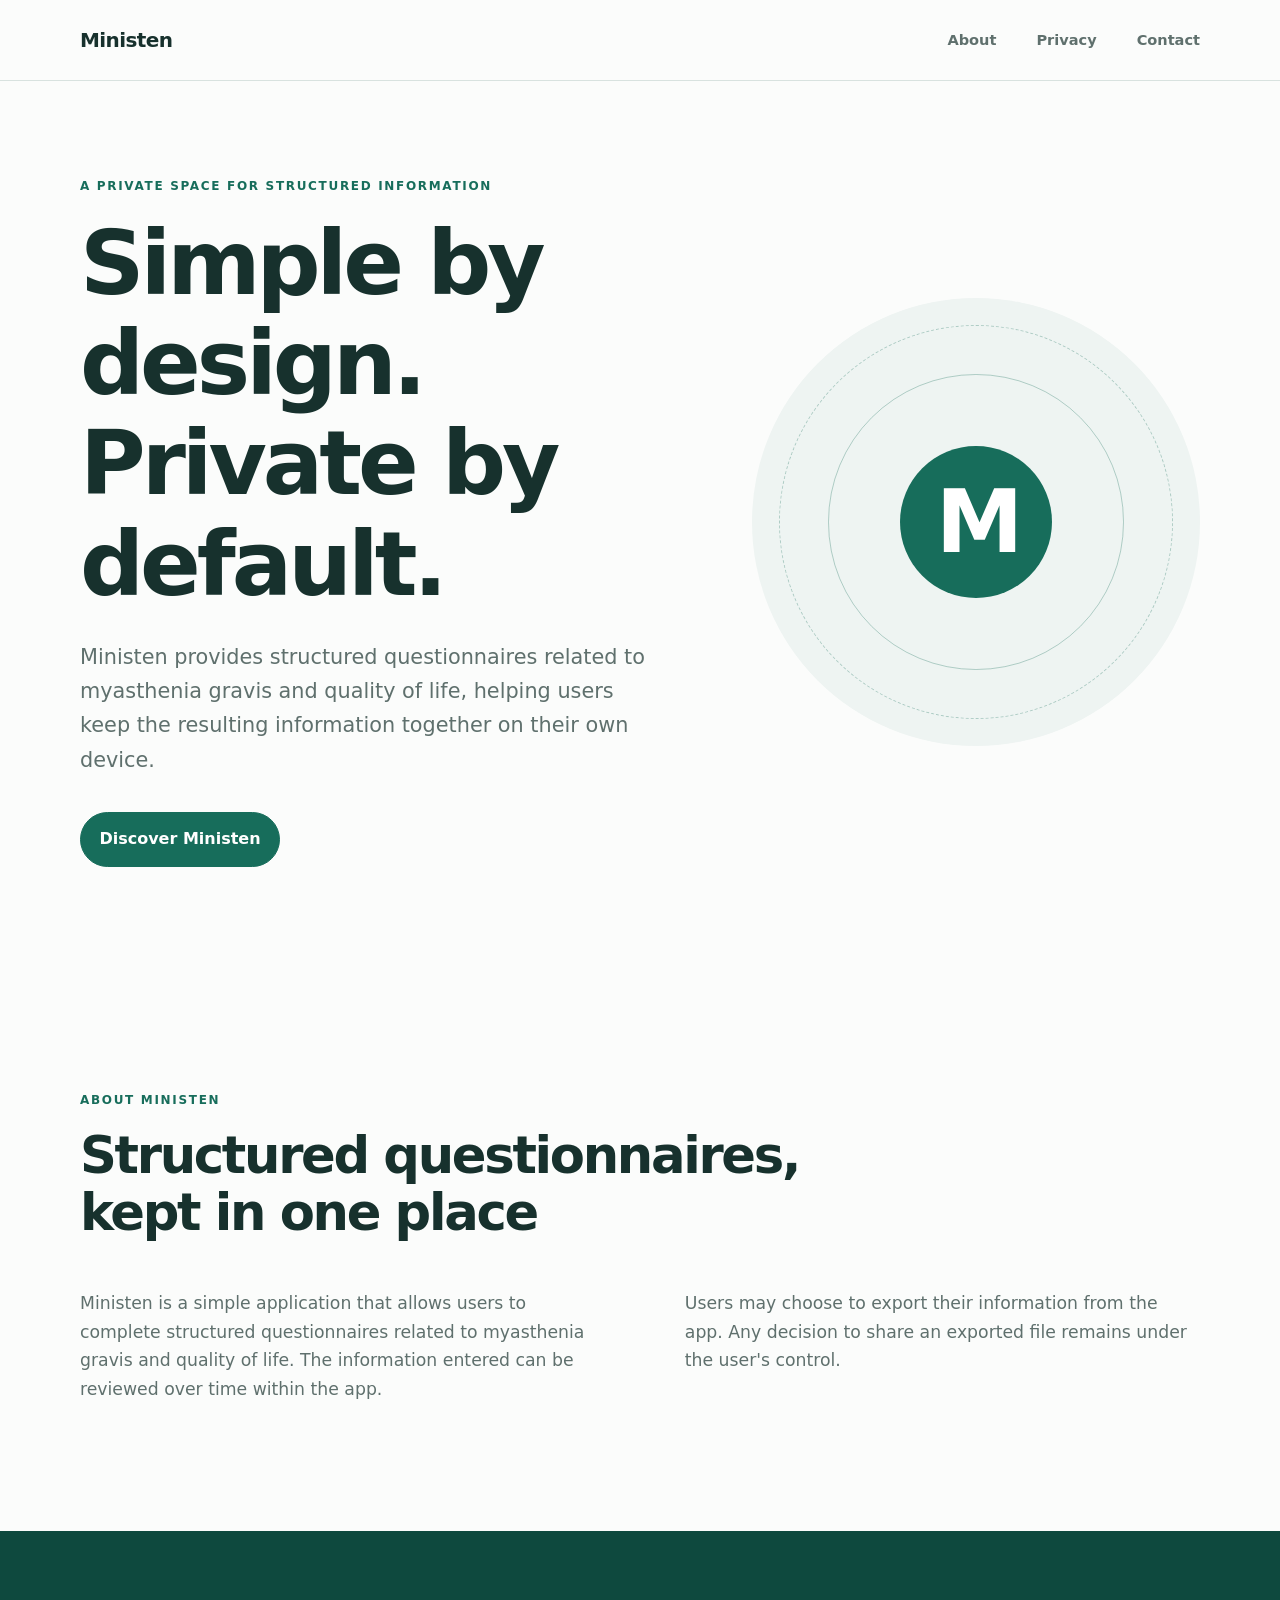
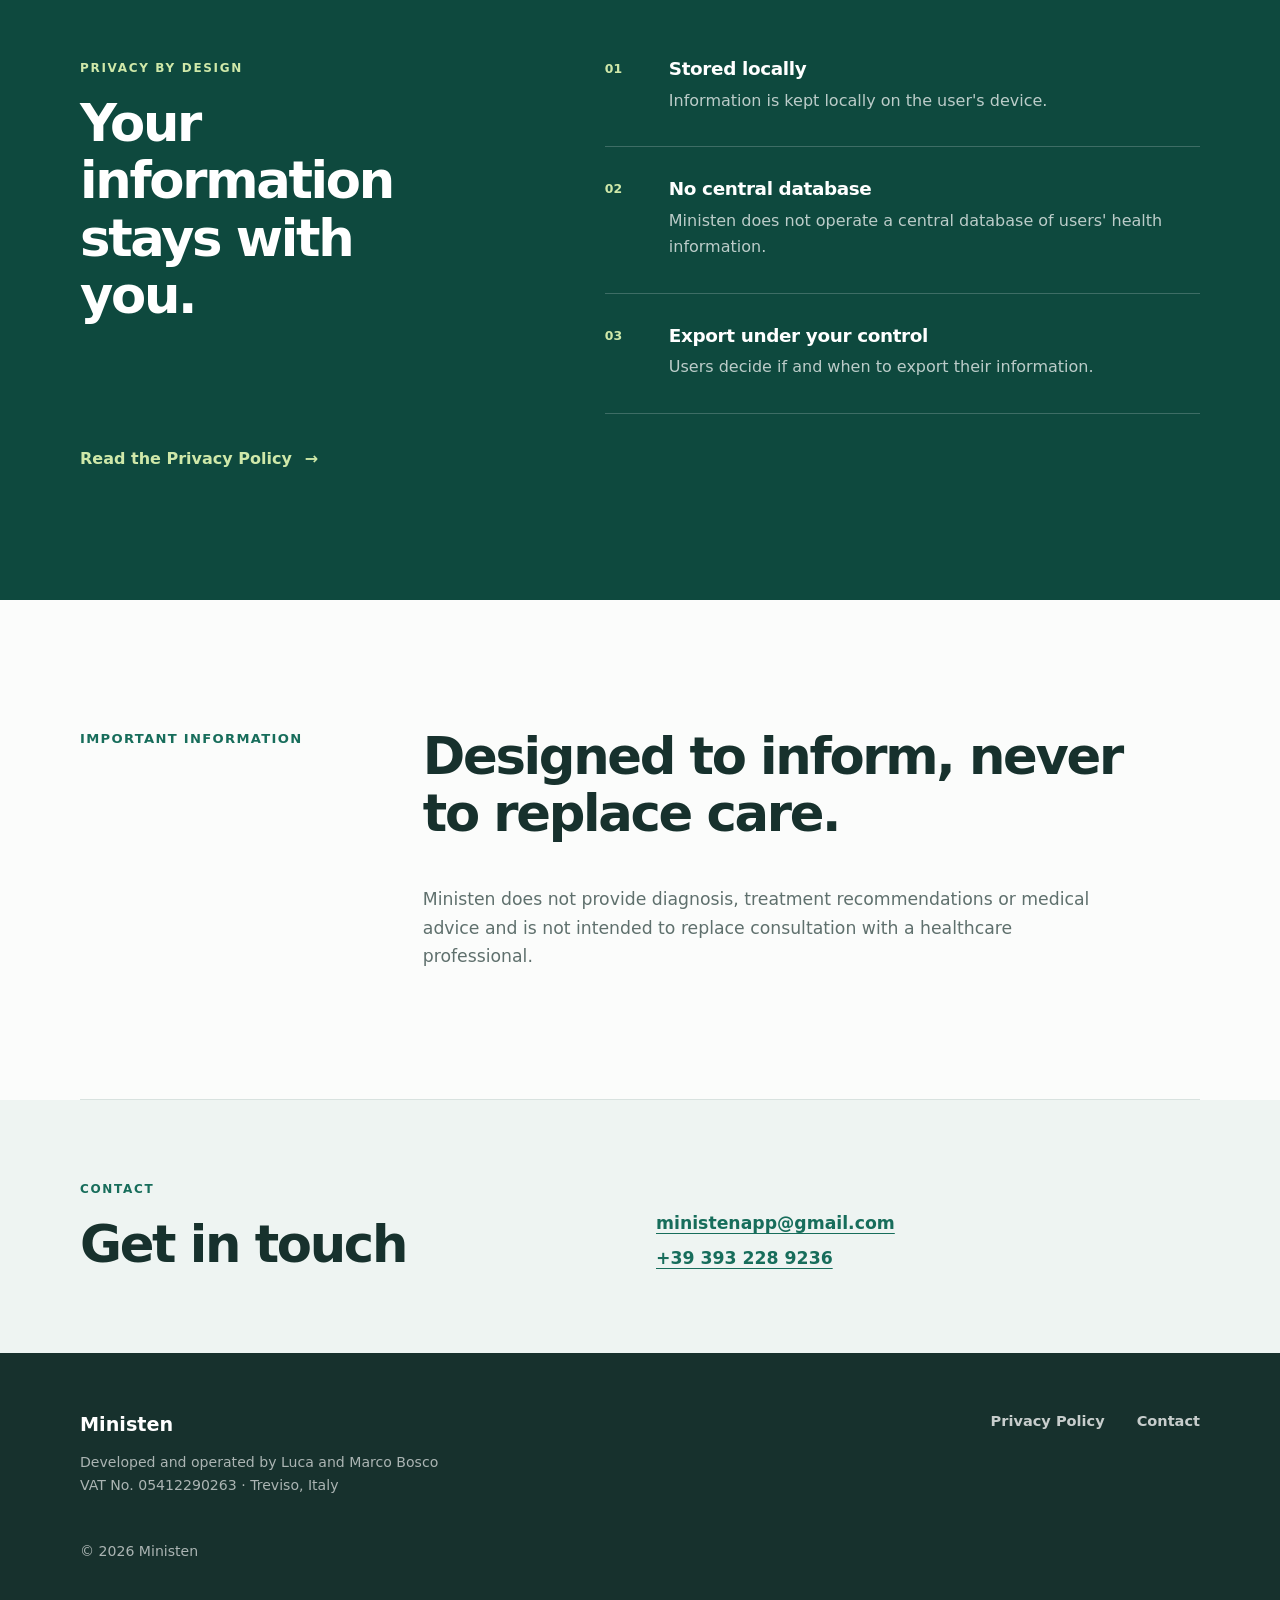
<file: index.html>
<!doctype html>
<html lang="en">
  <head>
    <meta charset="utf-8">
    <meta name="viewport" content="width=device-width, initial-scale=1">
    <meta name="description" content="Ministen provides structured questionnaires related to myasthenia gravis and quality of life, with information kept locally on the user's device.">
    <meta name="theme-color" content="#f5f8f7">
    <title>Ministen</title>
    <link rel="icon" href="assets/favicon.png" type="image/png">
    <link rel="stylesheet" href="style.css">
  </head>
  <body>
    <a class="skip-link" href="#main-content">Skip to content</a>

    <header class="site-header">
      <div class="shell header-inner">
        <a class="wordmark" href="index.html" aria-label="Ministen home">Ministen</a>
        <nav aria-label="Main navigation">
          <a href="#about">About</a>
          <a href="#privacy">Privacy</a>
          <a href="#contact">Contact</a>
        </nav>
      </div>
    </header>

    <main id="main-content">
      <section class="hero shell" aria-labelledby="hero-title">
        <div class="hero-copy">
          <p class="eyebrow">A private space for structured information</p>
          <h1 id="hero-title">Simple by design.<br>Private by default.</h1>
          <p class="hero-intro">Ministen provides structured questionnaires related to myasthenia gravis and quality of life, helping users keep the resulting information together on their own device.</p>
          <a class="button" href="#about">Discover Ministen</a>
        </div>
        <div class="hero-mark" aria-hidden="true">
          <span class="ring ring-one"></span>
          <span class="ring ring-two"></span>
          <span class="core">M</span>
        </div>
      </section>

      <section class="section shell" id="about" aria-labelledby="about-title">
        <div class="section-heading">
          <p class="eyebrow">About Ministen</p>
          <h2 id="about-title">Structured questionnaires, kept in one place</h2>
        </div>
        <div class="two-column body-copy">
          <p>Ministen is a simple application that allows users to complete structured questionnaires related to myasthenia gravis and quality of life. The information entered can be reviewed over time within the app.</p>
          <p>Users may choose to export their information from the app. Any decision to share an exported file remains under the user's control.</p>
        </div>
      </section>

      <section class="privacy-band" id="privacy" aria-labelledby="privacy-title">
        <div class="shell privacy-grid">
          <div>
            <p class="eyebrow eyebrow-light">Privacy by design</p>
            <h2 id="privacy-title">Your information stays with you.</h2>
          </div>
          <div class="privacy-points">
            <article>
              <span aria-hidden="true">01</span>
              <h3>Stored locally</h3>
              <p>Information is kept locally on the user's device.</p>
            </article>
            <article>
              <span aria-hidden="true">02</span>
              <h3>No central database</h3>
              <p>Ministen does not operate a central database of users' health information.</p>
            </article>
            <article>
              <span aria-hidden="true">03</span>
              <h3>Export under your control</h3>
              <p>Users decide if and when to export their information.</p>
            </article>
          </div>
          <a class="text-link light-link" href="privacy.html">Read the Privacy Policy <span aria-hidden="true">→</span></a>
        </div>
      </section>

      <section class="section shell notice" aria-labelledby="notice-title">
        <div class="notice-label">Important information</div>
        <div>
          <h2 id="notice-title">Designed to inform, never to replace care.</h2>
          <p>Ministen does not provide diagnosis, treatment recommendations or medical advice and is not intended to replace consultation with a healthcare professional.</p>
        </div>
      </section>

      <section class="contact-section" id="contact" aria-labelledby="contact-title">
        <div class="shell contact-inner">
          <div>
            <p class="eyebrow">Contact</p>
            <h2 id="contact-title">Get in touch</h2>
          </div>
          <div class="contact-details">
            <a href="mailto:ministenapp@gmail.com">ministenapp@gmail.com</a>
            <a href="tel:+393932289236">+39 393 228 9236</a>
          </div>
        </div>
      </section>
    </main>

    <footer class="site-footer">
      <div class="shell footer-inner">
        <div>
          <strong>Ministen</strong>
          <p>Developed and operated by Luca and Marco Bosco<br>VAT No. 05412290263 · Treviso, Italy</p>
        </div>
        <div class="footer-links">
          <a href="privacy.html">Privacy Policy</a>
          <a href="#contact">Contact</a>
        </div>
        <p class="copyright">© 2026 Ministen</p>
      </div>
    </footer>
  </body>
</html>
</file>
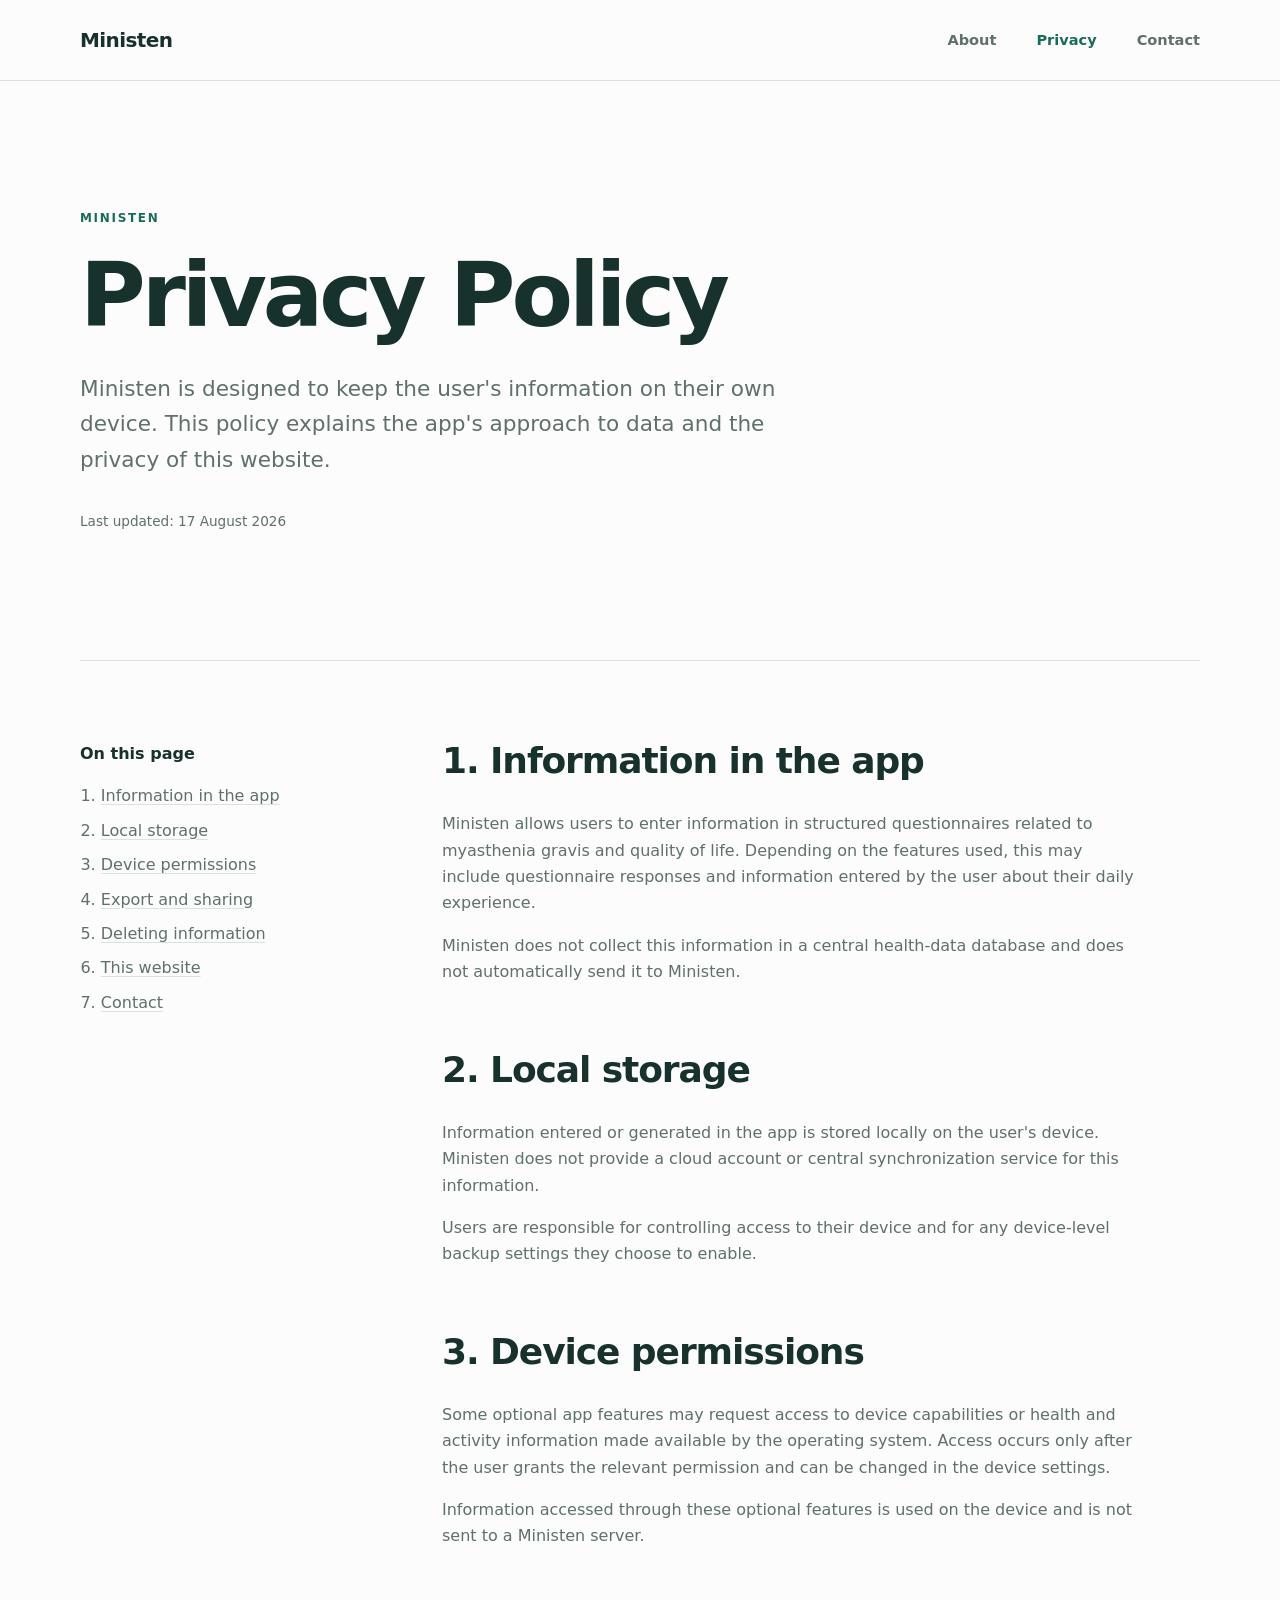
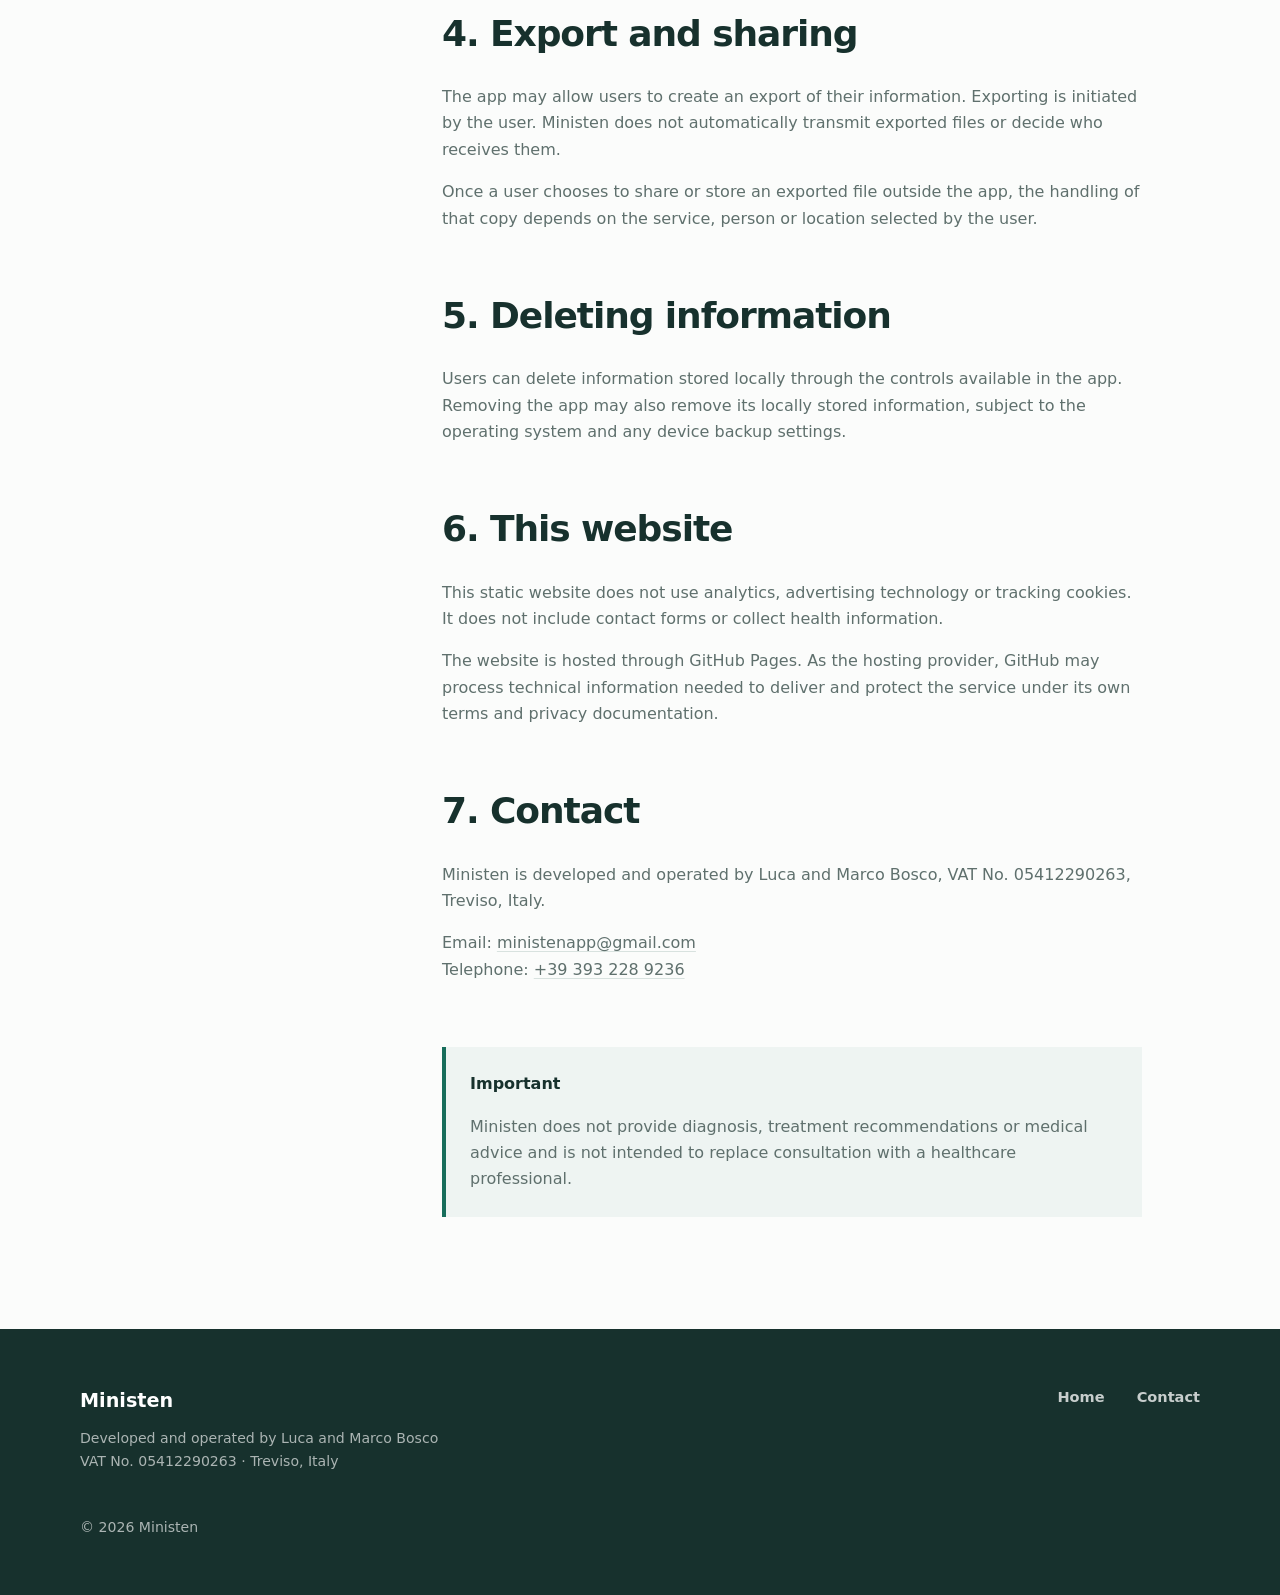
<file: privacy.html>
<!doctype html>
<html lang="en">
  <head>
    <meta charset="utf-8">
    <meta name="viewport" content="width=device-width, initial-scale=1">
    <meta name="description" content="Privacy Policy for the Ministen application and official website.">
    <meta name="theme-color" content="#f5f8f7">
    <title>Privacy Policy — Ministen</title>
    <link rel="icon" href="assets/favicon.png" type="image/png">
    <link rel="stylesheet" href="style.css">
  </head>
  <body>
    <a class="skip-link" href="#main-content">Skip to content</a>

    <header class="site-header">
      <div class="shell header-inner">
        <a class="wordmark" href="index.html" aria-label="Ministen home">Ministen</a>
        <nav aria-label="Main navigation">
          <a href="index.html#about">About</a>
          <a aria-current="page" href="privacy.html">Privacy</a>
          <a href="index.html#contact">Contact</a>
        </nav>
      </div>
    </header>

    <main id="main-content" class="policy-main">
      <header class="policy-hero shell">
        <p class="eyebrow">Ministen</p>
        <h1>Privacy Policy</h1>
        <p class="policy-lead">Ministen is designed to keep the user's information on their own device. This policy explains the app's approach to data and the privacy of this website.</p>
        <p class="updated">Last updated: 17 August 2026</p>
      </header>

      <div class="shell policy-layout">
        <aside aria-label="Privacy Policy contents">
          <p>On this page</p>
          <ol>
            <li><a href="#app-data">Information in the app</a></li>
            <li><a href="#storage">Local storage</a></li>
            <li><a href="#permissions">Device permissions</a></li>
            <li><a href="#export">Export and sharing</a></li>
            <li><a href="#deletion">Deleting information</a></li>
            <li><a href="#website">This website</a></li>
            <li><a href="#contact-policy">Contact</a></li>
          </ol>
        </aside>

        <article class="policy-copy">
          <section id="app-data">
            <h2>1. Information in the app</h2>
            <p>Ministen allows users to enter information in structured questionnaires related to myasthenia gravis and quality of life. Depending on the features used, this may include questionnaire responses and information entered by the user about their daily experience.</p>
            <p>Ministen does not collect this information in a central health-data database and does not automatically send it to Ministen.</p>
          </section>

          <section id="storage">
            <h2>2. Local storage</h2>
            <p>Information entered or generated in the app is stored locally on the user's device. Ministen does not provide a cloud account or central synchronization service for this information.</p>
            <p>Users are responsible for controlling access to their device and for any device-level backup settings they choose to enable.</p>
          </section>

          <section id="permissions">
            <h2>3. Device permissions</h2>
            <p>Some optional app features may request access to device capabilities or health and activity information made available by the operating system. Access occurs only after the user grants the relevant permission and can be changed in the device settings.</p>
            <p>Information accessed through these optional features is used on the device and is not sent to a Ministen server.</p>
          </section>

          <section id="export">
            <h2>4. Export and sharing</h2>
            <p>The app may allow users to create an export of their information. Exporting is initiated by the user. Ministen does not automatically transmit exported files or decide who receives them.</p>
            <p>Once a user chooses to share or store an exported file outside the app, the handling of that copy depends on the service, person or location selected by the user.</p>
          </section>

          <section id="deletion">
            <h2>5. Deleting information</h2>
            <p>Users can delete information stored locally through the controls available in the app. Removing the app may also remove its locally stored information, subject to the operating system and any device backup settings.</p>
          </section>

          <section id="website">
            <h2>6. This website</h2>
            <p>This static website does not use analytics, advertising technology or tracking cookies. It does not include contact forms or collect health information.</p>
            <p>The website is hosted through GitHub Pages. As the hosting provider, GitHub may process technical information needed to deliver and protect the service under its own terms and privacy documentation.</p>
          </section>

          <section id="contact-policy">
            <h2>7. Contact</h2>
            <p>Ministen is developed and operated by Luca and Marco Bosco, VAT No. 05412290263, Treviso, Italy.</p>
            <p>Email: <a href="mailto:ministenapp@gmail.com">ministenapp@gmail.com</a><br>Telephone: <a href="tel:+393932289236">+39 393 228 9236</a></p>
          </section>

          <div class="policy-note">
            <strong>Important</strong>
            <p>Ministen does not provide diagnosis, treatment recommendations or medical advice and is not intended to replace consultation with a healthcare professional.</p>
          </div>
        </article>
      </div>
    </main>

    <footer class="site-footer">
      <div class="shell footer-inner">
        <div>
          <strong>Ministen</strong>
          <p>Developed and operated by Luca and Marco Bosco<br>VAT No. 05412290263 · Treviso, Italy</p>
        </div>
        <div class="footer-links">
          <a href="index.html">Home</a>
          <a href="index.html#contact">Contact</a>
        </div>
        <p class="copyright">© 2026 Ministen</p>
      </div>
    </footer>
  </body>
</html>
</file>
<file: style.css>
:root {
  color-scheme: light;
  --ink: #17312d;
  --muted: #5f706d;
  --paper: #fbfcfb;
  --mist: #eef4f2;
  --line: #d8e2df;
  --green: #176d5b;
  --green-dark: #0e493e;
  --lime: #cfe8a9;
  --white: #ffffff;
  --shell: 1120px;
  font-family: Inter, ui-sans-serif, system-ui, -apple-system, BlinkMacSystemFont, "Segoe UI", sans-serif;
  font-synthesis: none;
}

* { box-sizing: border-box; }

html { scroll-behavior: smooth; }

body {
  margin: 0;
  color: var(--ink);
  background: var(--paper);
  font-size: 16px;
  line-height: 1.65;
  -webkit-font-smoothing: antialiased;
}

a { color: inherit; }

a:focus-visible {
  outline: 3px solid var(--lime);
  outline-offset: 4px;
  border-radius: 2px;
}

.skip-link {
  position: fixed;
  left: 1rem;
  top: 1rem;
  z-index: 10;
  padding: .65rem 1rem;
  background: var(--ink);
  color: var(--white);
  transform: translateY(-150%);
}

.skip-link:focus { transform: translateY(0); }

.shell {
  width: min(calc(100% - 3rem), var(--shell));
  margin-inline: auto;
}

.site-header {
  position: relative;
  border-bottom: 1px solid var(--line);
  background: rgba(251, 252, 251, .96);
}

.header-inner {
  min-height: 80px;
  display: flex;
  align-items: center;
  justify-content: space-between;
  gap: 2rem;
}

.wordmark {
  font-weight: 750;
  font-size: 1.25rem;
  letter-spacing: -.03em;
  text-decoration: none;
}

nav { display: flex; gap: clamp(1rem, 4vw, 2.5rem); }

nav a, .footer-links a {
  color: var(--muted);
  font-size: .91rem;
  font-weight: 600;
  text-decoration: none;
}

nav a:hover, .footer-links a:hover, nav a[aria-current="page"] { color: var(--green); }

.hero {
  min-height: 680px;
  display: grid;
  grid-template-columns: minmax(0, 1.12fr) minmax(300px, .88fr);
  align-items: center;
  gap: clamp(3rem, 8vw, 8rem);
  padding-block: 6rem;
}

.eyebrow {
  margin: 0 0 1rem;
  color: var(--green);
  font-size: .75rem;
  font-weight: 750;
  letter-spacing: .14em;
  text-transform: uppercase;
}

h1, h2, h3 { margin-top: 0; line-height: 1.12; letter-spacing: -.045em; }

h1 { margin-bottom: 1.6rem; font-size: clamp(3.25rem, 7vw, 6.4rem); font-weight: 680; }

h2 { font-size: clamp(2rem, 4vw, 3.4rem); font-weight: 650; }

h3 { font-size: 1.15rem; }

.hero-intro {
  max-width: 650px;
  margin: 0 0 2.2rem;
  color: var(--muted);
  font-size: clamp(1.08rem, 2vw, 1.3rem);
}

.button {
  display: inline-block;
  padding: .82rem 1.15rem;
  border: 1px solid var(--green);
  border-radius: 100px;
  background: var(--green);
  color: var(--white);
  font-weight: 700;
  text-decoration: none;
  transition: background-color .2s ease, transform .2s ease;
}

.button:hover { background: var(--green-dark); transform: translateY(-2px); }

.hero-mark {
  position: relative;
  aspect-ratio: 1;
  display: grid;
  place-items: center;
  border-radius: 50%;
  background: var(--mist);
  overflow: hidden;
}

.ring { position: absolute; border: 1px solid rgba(23, 109, 91, .3); border-radius: 50%; }
.ring-one { width: 66%; height: 66%; }
.ring-two { width: 88%; height: 88%; border-style: dashed; }
.core {
  display: grid;
  place-items: center;
  width: 34%;
  aspect-ratio: 1;
  border-radius: 50%;
  background: var(--green);
  color: var(--white);
  font-size: clamp(3rem, 7vw, 5.5rem);
  font-weight: 650;
  letter-spacing: -.08em;
}

.section { padding-block: clamp(5rem, 10vw, 9rem); }

.section-heading { max-width: 720px; margin-bottom: 3rem; }

.two-column { display: grid; grid-template-columns: 1fr 1fr; gap: clamp(2rem, 7vw, 6rem); }

.body-copy p { margin: 0; color: var(--muted); font-size: 1.08rem; }

.privacy-band { padding-block: clamp(5rem, 10vw, 8rem); background: var(--green-dark); color: var(--white); }

.privacy-grid { display: grid; grid-template-columns: .8fr 1.2fr; column-gap: clamp(3rem, 10vw, 8rem); }

.eyebrow-light { color: var(--lime); }

.privacy-points article {
  position: relative;
  padding: 0 0 2rem 4rem;
  border-bottom: 1px solid rgba(255, 255, 255, .2);
  margin-bottom: 2rem;
}

.privacy-points span { position: absolute; left: 0; color: var(--lime); font-size: .78rem; font-weight: 700; }
.privacy-points h3 { margin-bottom: .5rem; letter-spacing: -.02em; }
.privacy-points p { margin: 0; color: rgba(255, 255, 255, .72); }
.text-link { font-weight: 700; text-decoration: none; }
.light-link { align-self: end; color: var(--lime); }
.light-link span { margin-left: .45rem; }

.notice { display: grid; grid-template-columns: .55fr 1.45fr; gap: 3rem; border-bottom: 1px solid var(--line); }
.notice-label { color: var(--green); font-size: .82rem; font-weight: 750; text-transform: uppercase; letter-spacing: .1em; }
.notice h2 { max-width: 720px; }
.notice p { max-width: 700px; margin: 1.5rem 0 0; color: var(--muted); font-size: 1.08rem; }

.contact-section { background: var(--mist); }
.contact-inner { padding-block: 5rem; display: grid; grid-template-columns: 1fr 1fr; align-items: end; gap: 2rem; }
.contact-inner h2 { margin-bottom: 0; }
.contact-details { display: flex; flex-direction: column; align-items: flex-start; gap: .45rem; }
.contact-details a { color: var(--green); font-size: 1.08rem; font-weight: 700; text-underline-offset: 4px; }

.site-footer { background: var(--ink); color: var(--white); }
.footer-inner { min-height: 220px; padding-block: 3.5rem; display: grid; grid-template-columns: 1fr auto; gap: 2rem 4rem; align-items: start; }
.footer-inner strong { font-size: 1.2rem; }
.footer-inner p { margin: .65rem 0 0; color: rgba(255, 255, 255, .64); font-size: .88rem; }
.footer-links { display: flex; gap: 2rem; }
.footer-links a { color: rgba(255, 255, 255, .76); }
.copyright { grid-column: 1 / -1; align-self: end; }

.policy-main { padding-bottom: 7rem; }
.policy-hero { padding-block: clamp(5rem, 10vw, 8rem); border-bottom: 1px solid var(--line); }
.policy-hero h1 { font-size: clamp(3rem, 7vw, 5.8rem); }
.policy-lead { max-width: 760px; color: var(--muted); font-size: clamp(1.1rem, 2vw, 1.35rem); }
.updated { margin: 2rem 0 0; color: var(--muted); font-size: .85rem; }
.policy-layout { display: grid; grid-template-columns: 250px minmax(0, 700px); gap: clamp(3rem, 9vw, 7rem); padding-top: 5rem; }
.policy-layout aside { align-self: start; position: sticky; top: 2rem; }
.policy-layout aside > p { margin-top: 0; font-weight: 700; }
.policy-layout ol { padding-left: 1.3rem; color: var(--muted); }
.policy-layout li { margin-bottom: .5rem; }
.policy-layout a { text-decoration-color: var(--line); text-underline-offset: 3px; }
.policy-copy section { margin-bottom: 4rem; scroll-margin-top: 2rem; }
.policy-copy h2 { font-size: clamp(1.65rem, 3vw, 2.25rem); letter-spacing: -.03em; }
.policy-copy p { color: var(--muted); }
.policy-note { padding: 1.5rem; border-left: 4px solid var(--green); background: var(--mist); }
.policy-note p { margin-bottom: 0; }

@media (max-width: 760px) {
  .shell { width: min(calc(100% - 2rem), var(--shell)); }
  .header-inner { min-height: 68px; }
  nav { gap: 1rem; }
  nav a { font-size: .82rem; }
  .hero { min-height: auto; grid-template-columns: 1fr; padding-block: 4rem 5rem; }
  .hero-mark { width: min(76vw, 360px); margin-inline: auto; grid-row: 1; }
  h1 { font-size: clamp(3rem, 15vw, 4.6rem); }
  .two-column, .privacy-grid, .notice, .contact-inner, .policy-layout { grid-template-columns: 1fr; }
  .privacy-grid { row-gap: 3rem; }
  .notice { gap: 1.5rem; }
  .contact-inner { align-items: start; }
  .footer-inner { grid-template-columns: 1fr; }
  .copyright { grid-column: auto; }
  .policy-layout aside { position: static; padding-bottom: 2rem; border-bottom: 1px solid var(--line); }
}

@media (prefers-reduced-motion: reduce) {
  html { scroll-behavior: auto; }
  *, *::before, *::after { transition-duration: .01ms !important; }
}
</file>
